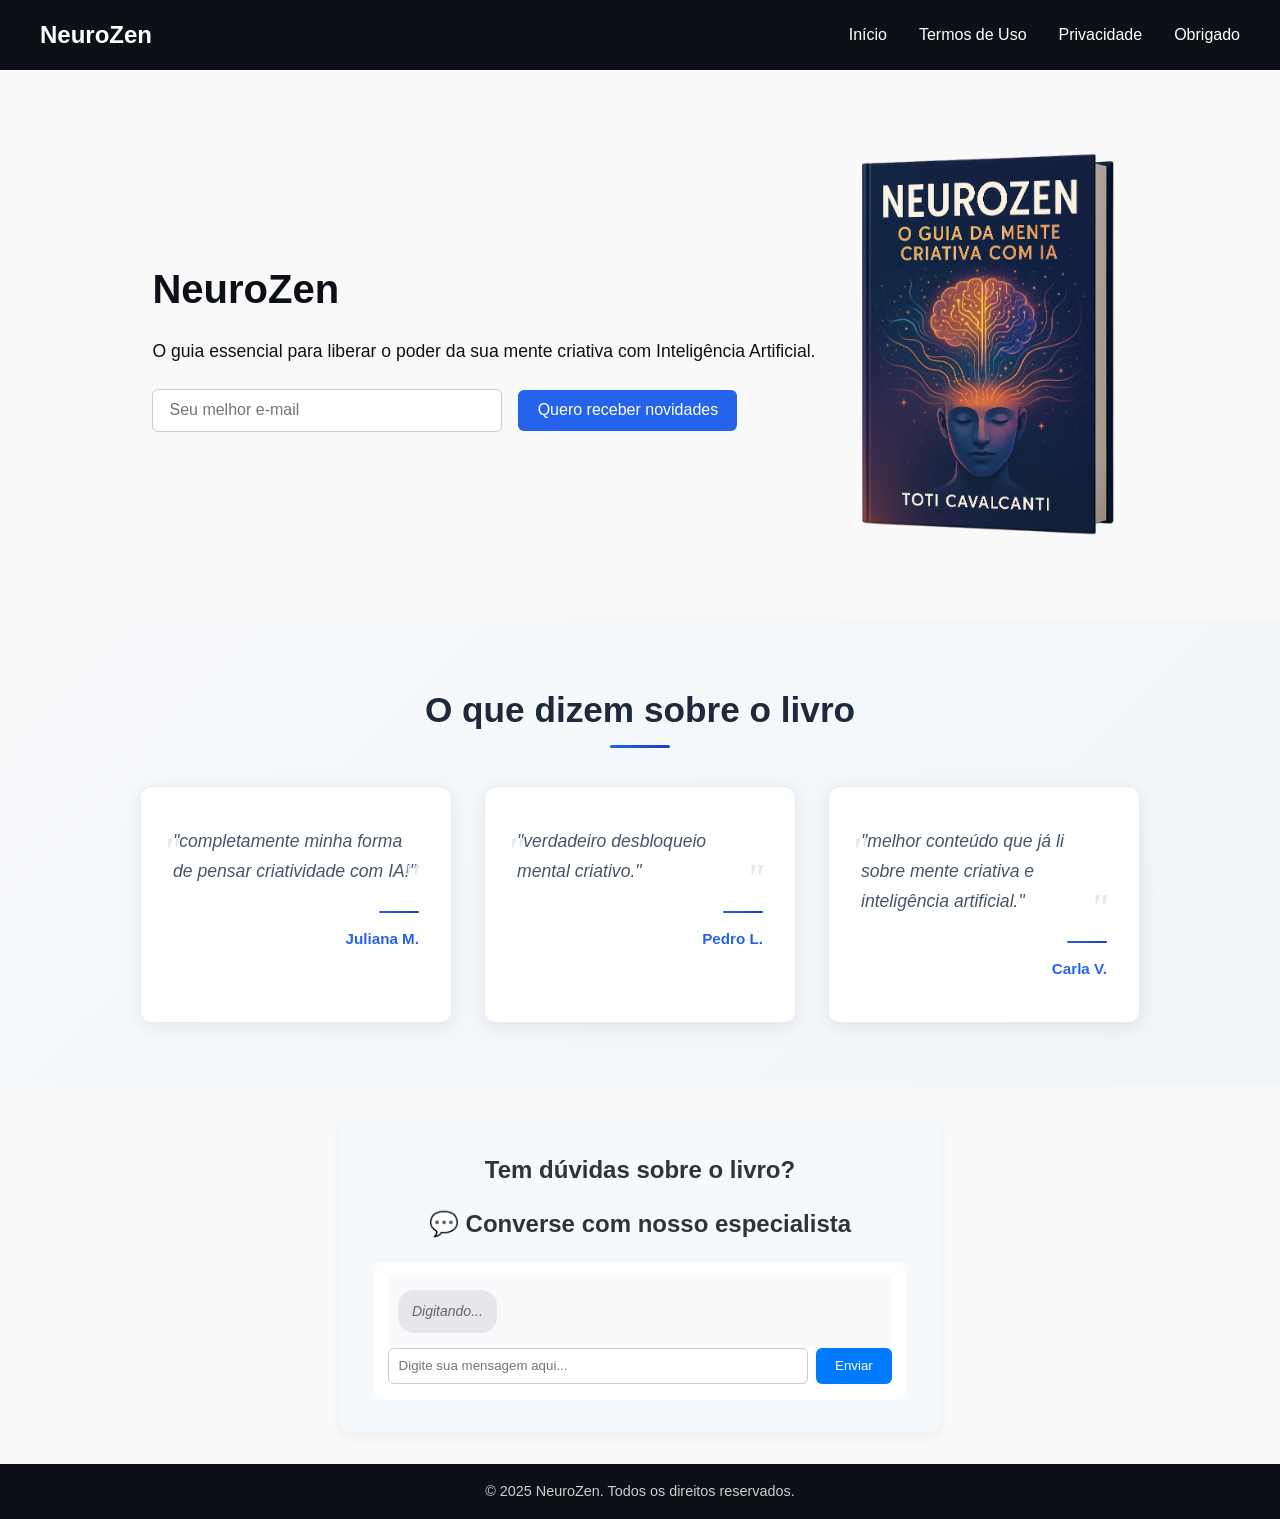
<file: frontend/index.html>
<!DOCTYPE html>
<html lang="pt-br">
  <head>
    <meta charset="UTF-8" />
    <meta name="viewport" content="width=device-width, initial-scale=1.0" />
    <title>NeuroZen - Guia da Mente Criativa com IA</title>
    <link rel="stylesheet" href="styles.css" />
  </head>
  <body>
    <header>
      <nav>
        <div class="logo">NeuroZen</div>
        <ul class="nav-links">
          <li><a href="index.html">Início</a></li>
          <li><a href="terms-of-use.html">Termos de Uso</a></li>
          <li><a href="privacy-policy.html">Privacidade</a></li>
          <li><a href="thanks.html">Obrigado</a></li>
        </ul>
      </nav>
    </header>

    <section class="hero">
      <div class="hero-content">
        <div class="text">
          <h1>NeuroZen</h1>
          <p>
            O guia essencial para liberar o poder da sua mente criativa com
            Inteligência Artificial.
          </p>
          <form id="email-form">
            <input
              type="email"
              name="entry.YOUR_EMAIL_ENTRY_ID"
              placeholder="Seu melhor e-mail"
              required
            />
            <button type="submit">Quero receber novidades</button>
          </form>
        </div>
        <div class="cover">
          <img
            class="animated-book"
            src="images/book-cover.png"
            alt="Capa do livro NeuroZen"
          />
        </div>
      </div>
    </section>

    <section class="testimonials">
      <h2>O que dizem sobre o livro</h2>
      <div class="testimonial-cards">
        <div class="card">
          <p>
            "completamente minha forma de pensar criatividade com IA!"
          </p>
          <span>Juliana M.</span>
        </div>
        <div class="card">
          <p>"verdadeiro desbloqueio mental criativo."</p>
          <span>Pedro L.</span>
        </div>
        <div class="card">
          <p>
            "melhor conteúdo que já li sobre mente criativa e inteligência
            artificial."
          </p>
          <span>Carla V.</span>
        </div>
      </div>
    </section>

    <section id="chat-area" class="chat-section">
      <h2>Tem dúvidas sobre o livro?</h2>

      <h2>💬 Converse com nosso especialista</h2>
      <div id="chat-window">
        <div id="chat-messages">
        </div>
        <div id="chat-input">
          <input
            type="text"
            id="user-input"
            placeholder="Digite sua mensagem aqui..."
            required
          />
          <button id="send-btn">Enviar</button>
        </div>
      </div>
    </section>

    <footer>
      <p>&copy; 2025 NeuroZen. Todos os direitos reservados.</p>
    </footer>

    <script type="module" src="js/agent.js"></script>
    <script type="module" src="js/ui.js"></script>
    <script type="module" src="js/chat.js"></script>
    <script type="module" src="js/form.js"></script>
  </body>
</html>
</file>
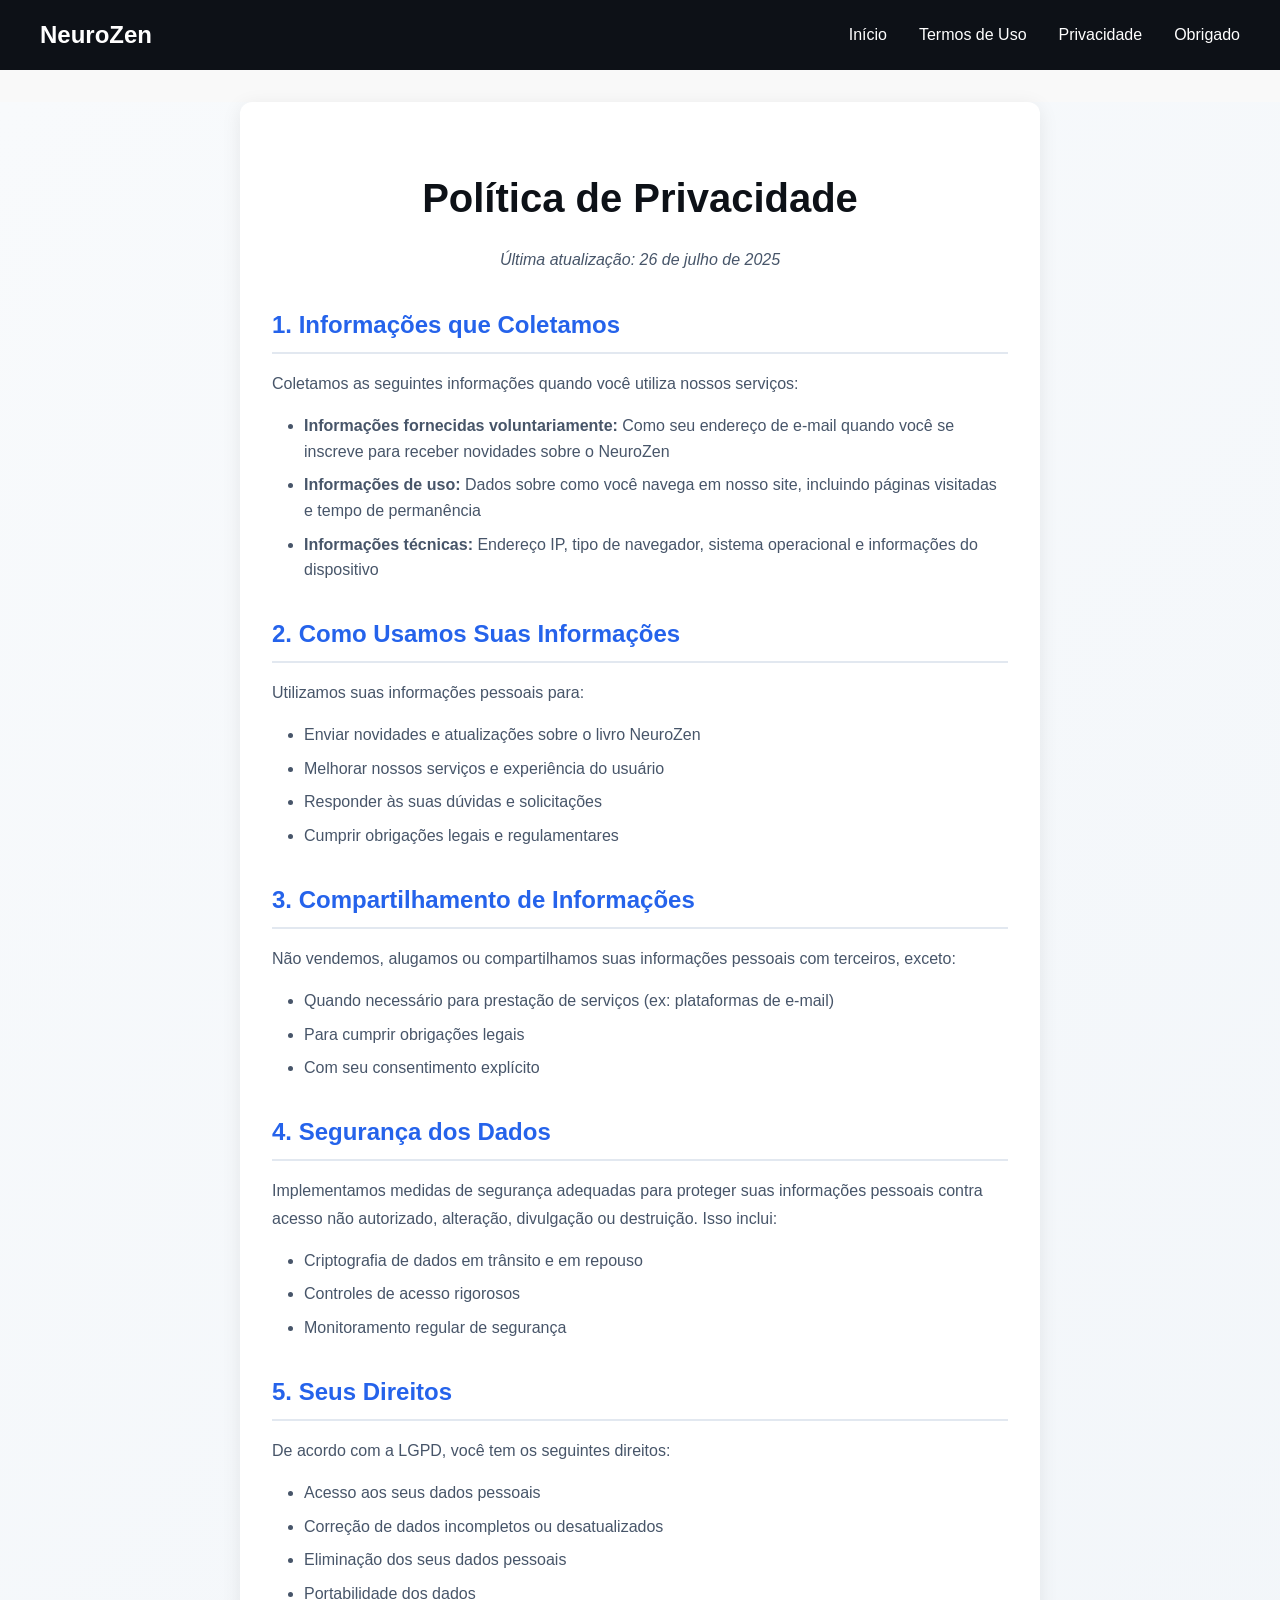
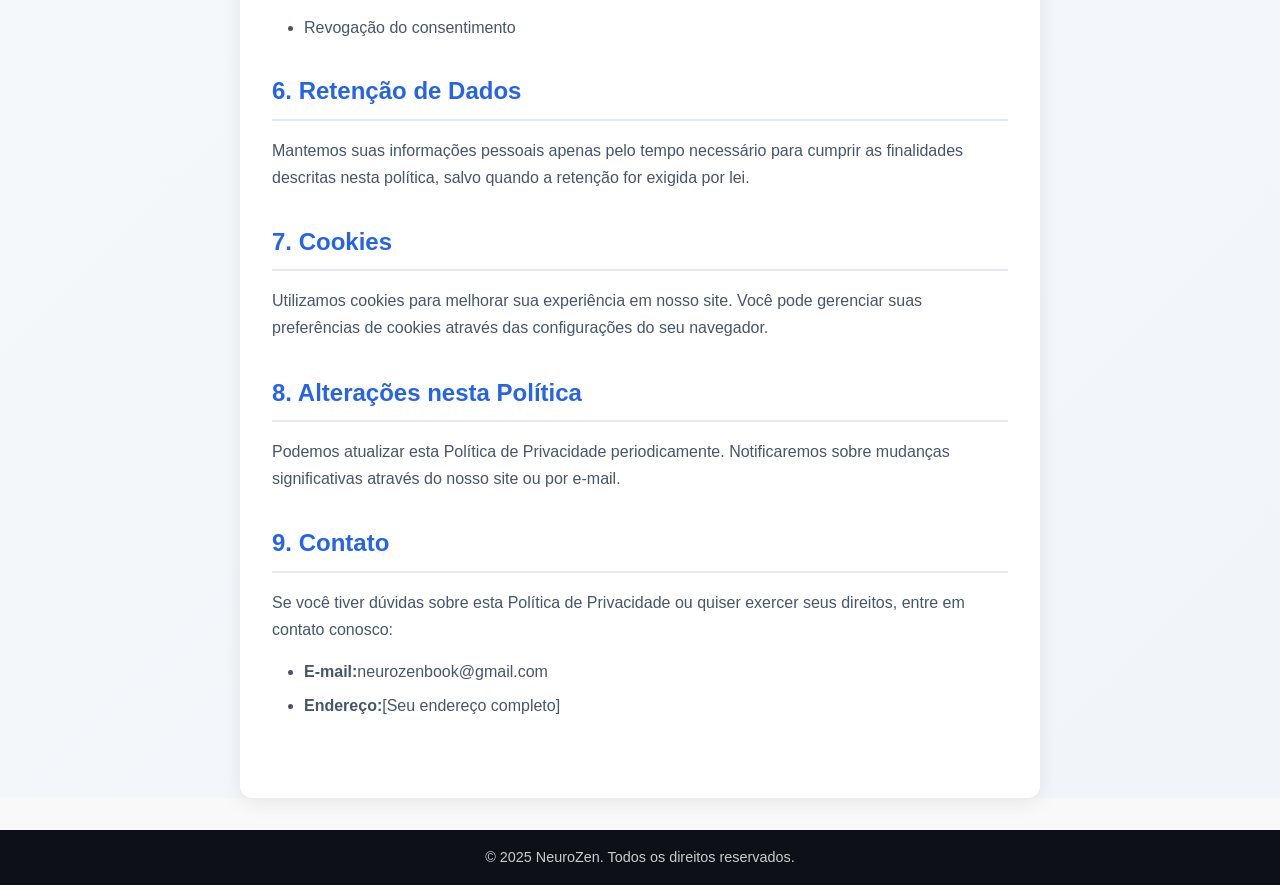
<file: frontend/privacy-policy.html>
<!DOCTYPE html>
<html lang="pt-br">
<head>
    <meta charset="UTF-8">
    <meta name="viewport" content="width=device-width, initial-scale=1.0">
    <title>Política de Privacidade - NeuroZen</title>
    <link rel="stylesheet" href="styles.css">
    <style>
        .content-page {
            max-width: 800px;
            margin: 0 auto;
            padding: 4rem 2rem;
            background: #fff;
            border-radius: 12px;
            box-shadow: 0 4px 20px rgba(0, 0, 0, 0.08);
            margin-top: 2rem;
            margin-bottom: 2rem;
        }
        
        .content-page h1 {
            font-size: 2.5rem;
            color: #0d1117;
            margin-bottom: 1rem;
            text-align: center;
        }
        
        .content-page h2 {
            font-size: 1.5rem;
            color: #2563eb;
            margin-top: 2rem;
            margin-bottom: 1rem;
            border-bottom: 2px solid #e2e8f0;
            padding-bottom: 0.5rem;
        }
        
        .content-page p {
            margin-bottom: 1rem;
            line-height: 1.7;
            color: #475569;
        }
        
        .content-page ul {
            margin-bottom: 1rem;
            padding-left: 2rem;
        }
        
        .content-page li {
            margin-bottom: 0.5rem;
            color: #475569;
        }
        
        .last-updated {
            text-align: center;
            color: #64748b;
            font-style: italic;
            margin-bottom: 2rem;
        }
        
        .page-wrapper {
            background: linear-gradient(135deg, #f8fafc 0%, #f1f5f9 100%);
            min-height: calc(100vh - 140px);
        }
    </style>
</head>
<body>
    <header>
        <nav>
            <div class="logo">NeuroZen</div>
            <ul class="nav-links">
                <li><a href="index.html">Início</a></li>
                <li><a href="terms-of-use.html">Termos de Uso</a></li>
                <li><a href="privacy-policy.html">Privacidade</a></li>
                <li><a href="thanks.html">Obrigado</a></li>
            </ul>
        </nav>
    </header>

    <div class="page-wrapper">
        <div class="content-page">
            <h1>Política de Privacidade</h1>
            <p class="last-updated">Última atualização: 26 de julho de 2025</p>

            <h2>1. Informações que Coletamos</h2>
            <p>Coletamos as seguintes informações quando você utiliza nossos serviços:</p>
            <ul>
                <li><strong>Informações fornecidas voluntariamente:</strong> Como seu endereço de e-mail quando você se inscreve para receber novidades sobre o NeuroZen</li>
                <li><strong>Informações de uso:</strong> Dados sobre como você navega em nosso site, incluindo páginas visitadas e tempo de permanência</li>
                <li><strong>Informações técnicas:</strong> Endereço IP, tipo de navegador, sistema operacional e informações do dispositivo</li>
            </ul>

            <h2>2. Como Usamos Suas Informações</h2>
            <p>Utilizamos suas informações pessoais para:</p>
            <ul>
                <li>Enviar novidades e atualizações sobre o livro NeuroZen</li>
                <li>Melhorar nossos serviços e experiência do usuário</li>
                <li>Responder às suas dúvidas e solicitações</li>
                <li>Cumprir obrigações legais e regulamentares</li>
            </ul>

            <h2>3. Compartilhamento de Informações</h2>
            <p>Não vendemos, alugamos ou compartilhamos suas informações pessoais com terceiros, exceto:</p>
            <ul>
                <li>Quando necessário para prestação de serviços (ex: plataformas de e-mail)</li>
                <li>Para cumprir obrigações legais</li>
                <li>Com seu consentimento explícito</li>
            </ul>

            <h2>4. Segurança dos Dados</h2>
            <p>Implementamos medidas de segurança adequadas para proteger suas informações pessoais contra acesso não autorizado, alteração, divulgação ou destruição. Isso inclui:</p>
            <ul>
                <li>Criptografia de dados em trânsito e em repouso</li>
                <li>Controles de acesso rigorosos</li>
                <li>Monitoramento regular de segurança</li>
            </ul>

            <h2>5. Seus Direitos</h2>
            <p>De acordo com a LGPD, você tem os seguintes direitos:</p>
            <ul>
                <li>Acesso aos seus dados pessoais</li>
                <li>Correção de dados incompletos ou desatualizados</li>
                <li>Eliminação dos seus dados pessoais</li>
                <li>Portabilidade dos dados</li>
                <li>Revogação do consentimento</li>
            </ul>

            <h2>6. Retenção de Dados</h2>
            <p>Mantemos suas informações pessoais apenas pelo tempo necessário para cumprir as finalidades descritas nesta política, salvo quando a retenção for exigida por lei.</p>

            <h2>7. Cookies</h2>
            <p>Utilizamos cookies para melhorar sua experiência em nosso site. Você pode gerenciar suas preferências de cookies através das configurações do seu navegador.</p>

            <h2>8. Alterações nesta Política</h2>
            <p>Podemos atualizar esta Política de Privacidade periodicamente. Notificaremos sobre mudanças significativas através do nosso site ou por e-mail.</p>

            <h2>9. Contato</h2>
            <p>Se você tiver dúvidas sobre esta Política de Privacidade ou quiser exercer seus direitos, entre em contato conosco:</p>
            <ul>
                <li><strong>E-mail:</strong>neurozenbook@gmail.com</li>
                <li><strong>Endereço:</strong>[Seu endereço completo]</li>
            </ul>
        </div>
    </div>

    <footer>
        <p>&copy; 2025 NeuroZen. Todos os direitos reservados.</p>
    </footer>
</body>
</html>
</file>
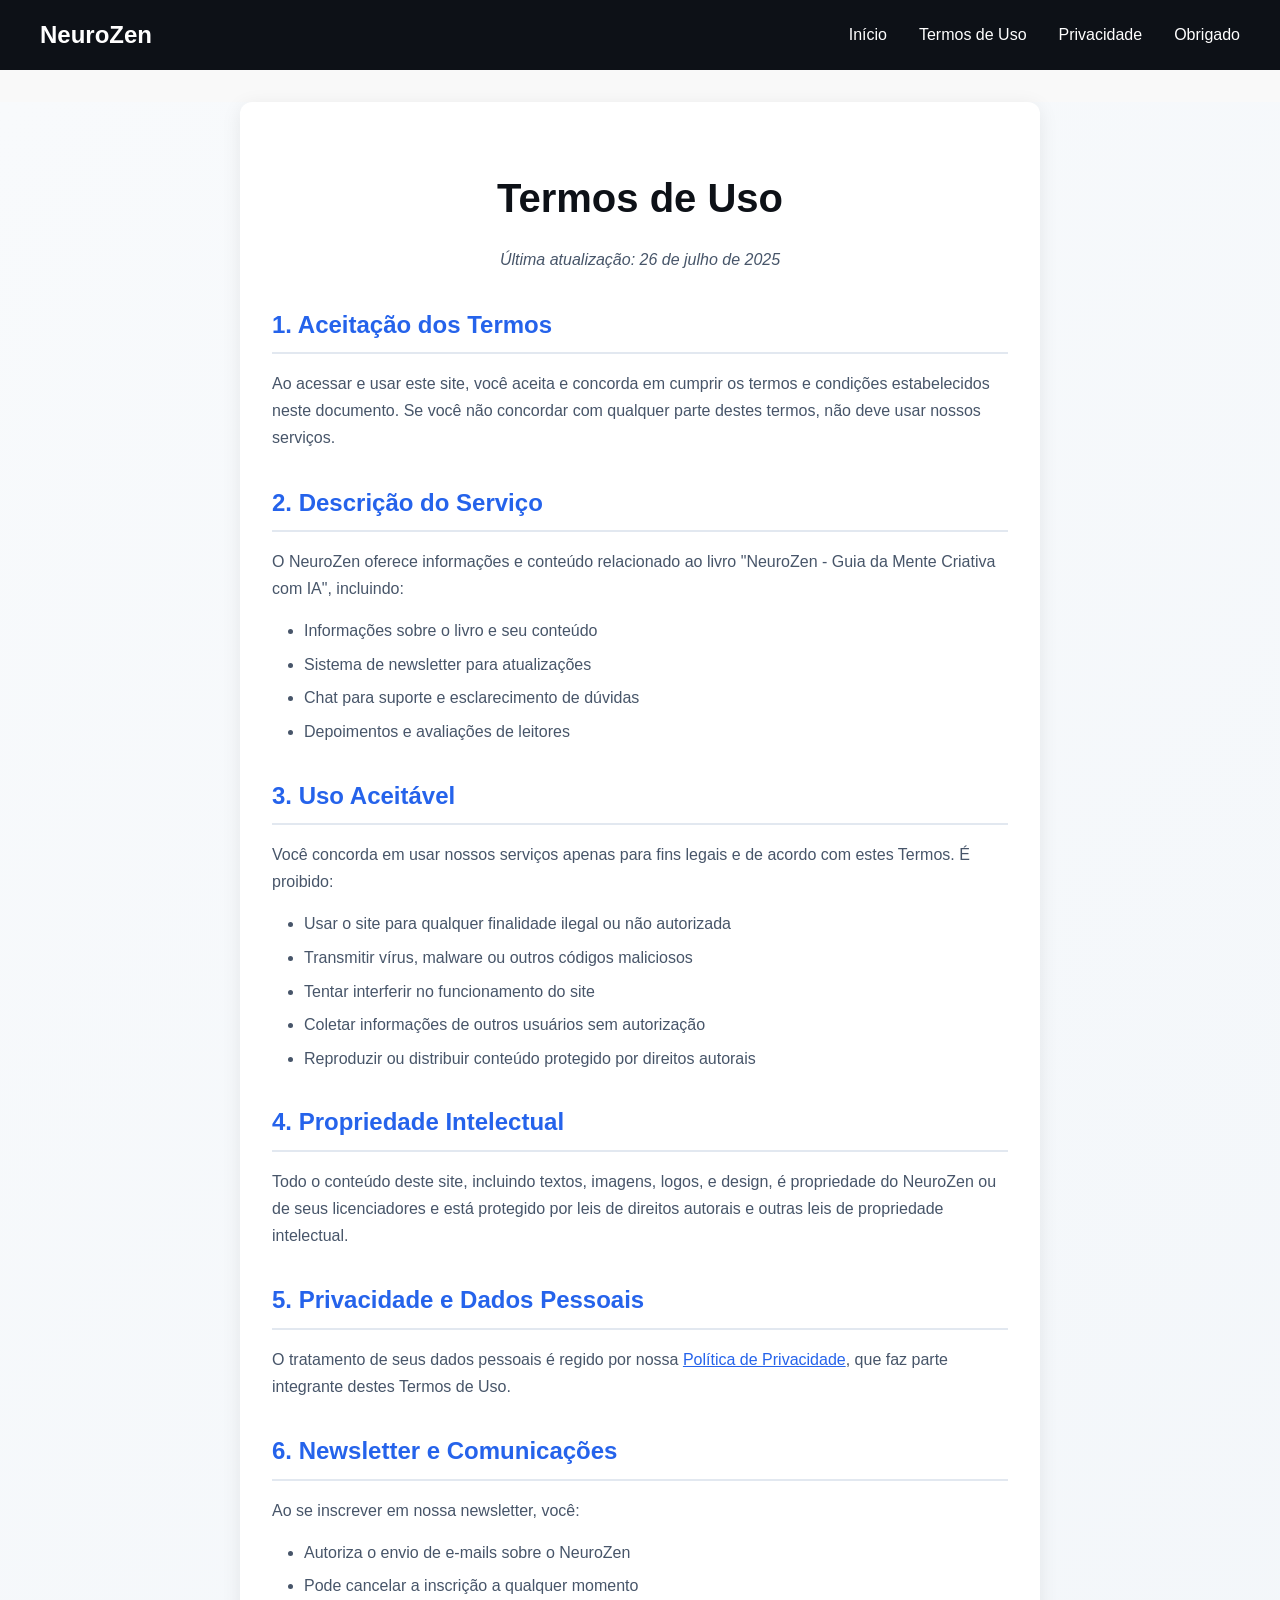
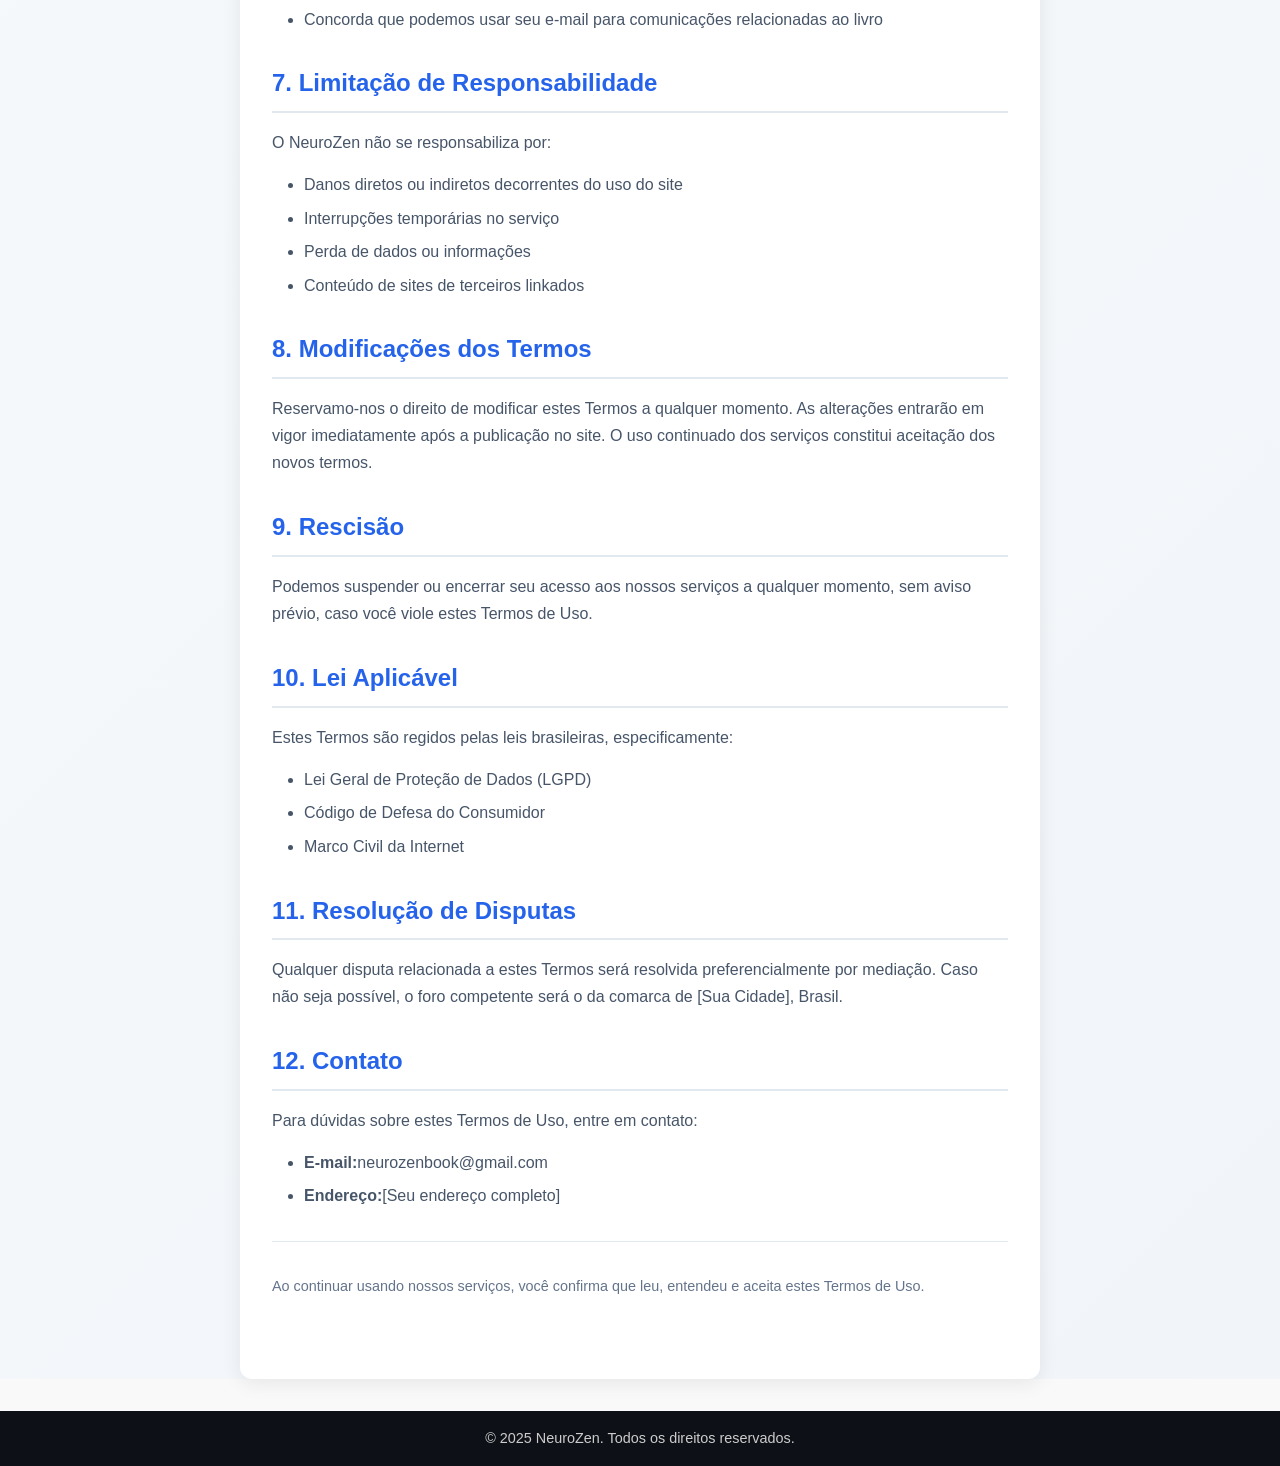
<file: frontend/terms-of-use.html>
<!DOCTYPE html>
<html lang="pt-br">
<head>
    <meta charset="UTF-8">
    <meta name="viewport" content="width=device-width, initial-scale=1.0">
    <title>Termos de Uso - NeuroZen</title>
    <link rel="stylesheet" href="styles.css">
    <style>
        .content-page {
            max-width: 800px;
            margin: 0 auto;
            padding: 4rem 2rem;
            background: #fff;
            border-radius: 12px;
            box-shadow: 0 4px 20px rgba(0, 0, 0, 0.08);
            margin-top: 2rem;
            margin-bottom: 2rem;
        }
        
        .content-page h1 {
            font-size: 2.5rem;
            color: #0d1117;
            margin-bottom: 1rem;
            text-align: center;
        }
        
        .content-page h2 {
            font-size: 1.5rem;
            color: #2563eb;
            margin-top: 2rem;
            margin-bottom: 1rem;
            border-bottom: 2px solid #e2e8f0;
            padding-bottom: 0.5rem;
        }
        
        .content-page p {
            margin-bottom: 1rem;
            line-height: 1.7;
            color: #475569;
        }
        
        .content-page ul {
            margin-bottom: 1rem;
            padding-left: 2rem;
        }
        
        .content-page li {
            margin-bottom: 0.5rem;
            color: #475569;
        }
        
        .last-updated {
            text-align: center;
            color: #64748b;
            font-style: italic;
            margin-bottom: 2rem;
        }
        
        .page-wrapper {
            background: linear-gradient(135deg, #f8fafc 0%, #f1f5f9 100%);
            min-height: calc(100vh - 140px);
        }
    </style>
</head>
<body>
    <header>
        <nav>
            <div class="logo">NeuroZen</div>
            <ul class="nav-links">
                <li><a href="index.html">Início</a></li>
                <li><a href="terms-of-use.html">Termos de Uso</a></li>
                <li><a href="privacy-policy.html">Privacidade</a></li>
                <li><a href="thanks.html">Obrigado</a></li>
            </ul>
        </nav>
    </header>

    <div class="page-wrapper">
        <div class="content-page">
            <h1>Termos de Uso</h1>
            <p class="last-updated">Última atualização: 26 de julho de 2025</p>

            <h2>1. Aceitação dos Termos</h2>
            <p>Ao acessar e usar este site, você aceita e concorda em cumprir os termos e condições estabelecidos neste documento. Se você não concordar com qualquer parte destes termos, não deve usar nossos serviços.</p>

            <h2>2. Descrição do Serviço</h2>
            <p>O NeuroZen oferece informações e conteúdo relacionado ao livro "NeuroZen - Guia da Mente Criativa com IA", incluindo:</p>
            <ul>
                <li>Informações sobre o livro e seu conteúdo</li>
                <li>Sistema de newsletter para atualizações</li>
                <li>Chat para suporte e esclarecimento de dúvidas</li>
                <li>Depoimentos e avaliações de leitores</li>
            </ul>

            <h2>3. Uso Aceitável</h2>
            <p>Você concorda em usar nossos serviços apenas para fins legais e de acordo com estes Termos. É proibido:</p>
            <ul>
                <li>Usar o site para qualquer finalidade ilegal ou não autorizada</li>
                <li>Transmitir vírus, malware ou outros códigos maliciosos</li>
                <li>Tentar interferir no funcionamento do site</li>
                <li>Coletar informações de outros usuários sem autorização</li>
                <li>Reproduzir ou distribuir conteúdo protegido por direitos autorais</li>
            </ul>

            <h2>4. Propriedade Intelectual</h2>
            <p>Todo o conteúdo deste site, incluindo textos, imagens, logos, e design, é propriedade do NeuroZen ou de seus licenciadores e está protegido por leis de direitos autorais e outras leis de propriedade intelectual.</p>

            <h2>5. Privacidade e Dados Pessoais</h2>
            <p>O tratamento de seus dados pessoais é regido por nossa <a href="privacy-policy.html" style="color: #2563eb;">Política de Privacidade</a>, que faz parte integrante destes Termos de Uso.</p>

            <h2>6. Newsletter e Comunicações</h2>
            <p>Ao se inscrever em nossa newsletter, você:</p>
            <ul>
                <li>Autoriza o envio de e-mails sobre o NeuroZen</li>
                <li>Pode cancelar a inscrição a qualquer momento</li>
                <li>Concorda que podemos usar seu e-mail para comunicações relacionadas ao livro</li>
            </ul>

            <h2>7. Limitação de Responsabilidade</h2>
            <p>O NeuroZen não se responsabiliza por:</p>
            <ul>
                <li>Danos diretos ou indiretos decorrentes do uso do site</li>
                <li>Interrupções temporárias no serviço</li>
                <li>Perda de dados ou informações</li>
                <li>Conteúdo de sites de terceiros linkados</li>
            </ul>

            <h2>8. Modificações dos Termos</h2>
            <p>Reservamo-nos o direito de modificar estes Termos a qualquer momento. As alterações entrarão em vigor imediatamente após a publicação no site. O uso continuado dos serviços constitui aceitação dos novos termos.</p>

            <h2>9. Rescisão</h2>
            <p>Podemos suspender ou encerrar seu acesso aos nossos serviços a qualquer momento, sem aviso prévio, caso você viole estes Termos de Uso.</p>

            <h2>10. Lei Aplicável</h2>
            <p>Estes Termos são regidos pelas leis brasileiras, especificamente:</p>
            <ul>
                <li>Lei Geral de Proteção de Dados (LGPD)</li>
                <li>Código de Defesa do Consumidor</li>
                <li>Marco Civil da Internet</li>
            </ul>

            <h2>11. Resolução de Disputas</h2>
            <p>Qualquer disputa relacionada a estes Termos será resolvida preferencialmente por mediação. Caso não seja possível, o foro competente será o da comarca de [Sua Cidade], Brasil.</p>

            <h2>12. Contato</h2>
            <p>Para dúvidas sobre estes Termos de Uso, entre em contato:</p>
            <ul>
                <li><strong>E-mail:</strong>neurozenbook@gmail.com</li>
                <li><strong>Endereço:</strong>[Seu endereço completo]</li>
            </ul>

            <p style="margin-top: 2rem; padding-top: 2rem; border-top: 1px solid #e2e8f0; color: #64748b; font-size: 0.9rem;">
                Ao continuar usando nossos serviços, você confirma que leu, entendeu e aceita estes Termos de Uso.
            </p>
        </div>
    </div>

    <footer>
        <p>&copy; 2025 NeuroZen. Todos os direitos reservados.</p>
    </footer>
</body>
</html>
</file>
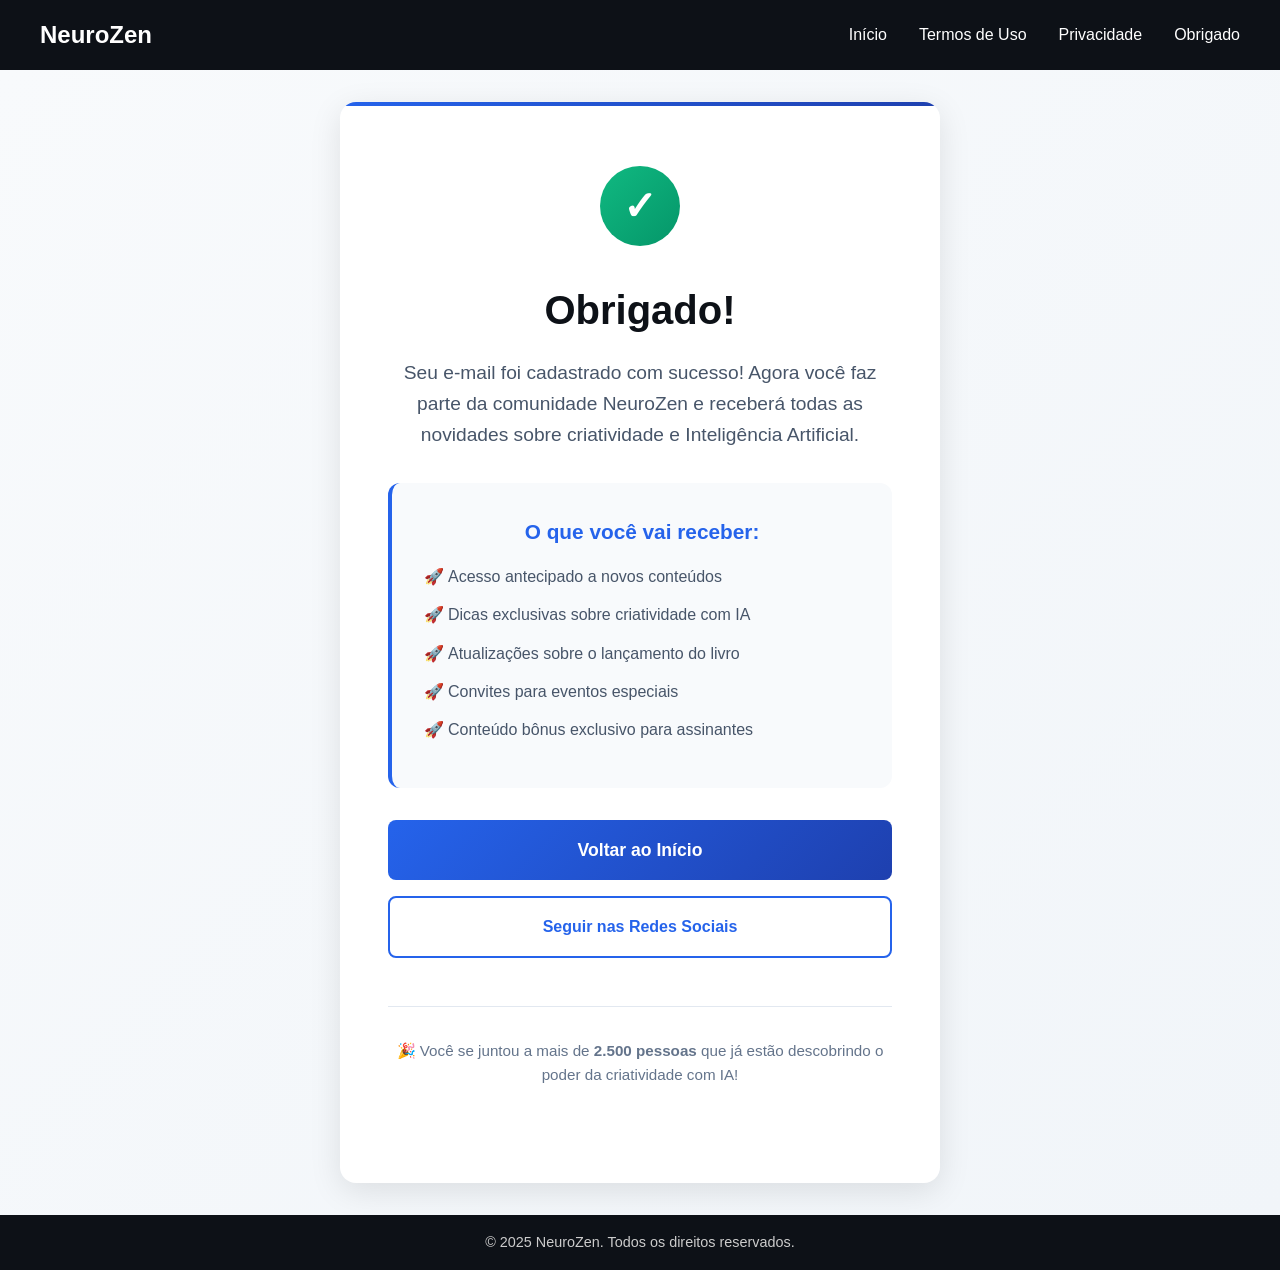
<file: frontend/thanks.html>
<!DOCTYPE html>
<html lang="pt-br">
<head>
    <meta charset="UTF-8">
    <meta name="viewport" content="width=device-width, initial-scale=1.0">
    <title>Obrigado - NeuroZen</title>
    <link rel="stylesheet" href="styles.css">
    <style>
        .thanks-wrapper {
            background: linear-gradient(135deg, #f8fafc 0%, #f1f5f9 100%);
            min-height: calc(100vh - 140px);
            display: flex;
            align-items: center;
            justify-content: center;
            padding: 2rem;
        }
        
        .thanks-content {
            max-width: 600px;
            background: #fff;
            padding: 4rem 3rem;
            border-radius: 16px;
            box-shadow: 0 8px 32px rgba(0, 0, 0, 0.1);
            text-align: center;
            position: relative;
            overflow: hidden;
        }
        
        .thanks-content::before {
            content: '';
            position: absolute;
            top: 0;
            left: 0;
            right: 0;
            height: 4px;
            background: linear-gradient(135deg, #2563eb, #1e40af);
        }
        
        .success-icon {
            width: 80px;
            height: 80px;
            background: linear-gradient(135deg, #10b981, #059669);
            border-radius: 50%;
            display: flex;
            align-items: center;
            justify-content: center;
            margin: 0 auto 2rem;
            animation: scaleIn 0.5s ease-out;
        }
        
        .success-icon::after {
            content: '✓';
            color: white;
            font-size: 2.5rem;
            font-weight: bold;
        }
        
        .thanks-content h1 {
            font-size: 2.5rem;
            color: #0d1117;
            margin-bottom: 1rem;
            font-weight: 700;
        }
        
        .thanks-content p {
            font-size: 1.2rem;
            color: #475569;
            margin-bottom: 2rem;
            line-height: 1.6;
        }
        
        .benefits {
            background: #f8fafc;
            padding: 2rem;
            border-radius: 12px;
            margin: 2rem 0;
            border-left: 4px solid #2563eb;
        }
        
        .benefits h3 {
            color: #2563eb;
            margin-bottom: 1rem;
            font-size: 1.3rem;
        }
        
        .benefits ul {
            list-style: none;
            padding: 0;
            text-align: left;
        }
        
        .benefits li {
            color: #475569;
            margin-bottom: 0.8rem;
            padding-left: 1.5rem;
            position: relative;
        }
        
        .benefits li::before {
            content: '🚀';
            position: absolute;
            left: 0;
            top: 0;
        }
        
        .cta-buttons {
            display: flex;
            flex-direction: column;
            gap: 1rem;
            margin-top: 2rem;
        }
        
        .btn-primary {
            background: linear-gradient(135deg, #2563eb, #1e40af);
            color: white;
            padding: 1rem 2rem;
            border: none;
            border-radius: 8px;
            font-size: 1.1rem;
            font-weight: 600;
            text-decoration: none;
            display: inline-block;
            transition: all 0.3s ease;
        }
        
        .btn-primary:hover {
            transform: translateY(-2px);
            box-shadow: 0 8px 25px rgba(37, 99, 235, 0.3);
        }
        
        .btn-secondary {
            background: transparent;
            color: #2563eb;
            padding: 1rem 2rem;
            border: 2px solid #2563eb;
            border-radius: 8px;
            font-size: 1rem;
            font-weight: 600;
            text-decoration: none;
            display: inline-block;
            transition: all 0.3s ease;
        }
        
        .btn-secondary:hover {
            background: #2563eb;
            color: white;
        }
        
        .social-proof {
            margin-top: 3rem;
            padding-top: 2rem;
            border-top: 1px solid #e2e8f0;
        }
        
        .social-proof p {
            font-size: 0.95rem;
            color: #64748b;
        }
        
        @keyframes scaleIn {
            from {
                transform: scale(0);
            }
            to {
                transform: scale(1);
            }
        }
        
        @media (max-width: 768px) {
            .thanks-content {
                padding: 3rem 2rem;
            }
            
            .thanks-content h1 {
                font-size: 2rem;
            }
            
            .cta-buttons {
                flex-direction: column;
            }
        }
    </style>
</head>
<body>
    <header>
        <nav>
            <div class="logo">NeuroZen</div>
            <ul class="nav-links">
                <li><a href="index.html">Início</a></li>
                <li><a href="terms-of-use.html">Termos de Uso</a></li>
                <li><a href="privacy-policy.html">Privacidade</a></li>
                <li><a href="thanks.html">Obrigado</a></li>
            </ul>
        </nav>
    </header>

    <div class="thanks-wrapper">
        <div class="thanks-content">
            <div class="success-icon"></div>
            
            <h1>Obrigado!</h1>
            <p>Seu e-mail foi cadastrado com sucesso! Agora você faz parte da comunidade NeuroZen e receberá todas as novidades sobre criatividade e Inteligência Artificial.</p>
            
            <div class="benefits">
                <h3>O que você vai receber:</h3>
                <ul>
                    <li>Acesso antecipado a novos conteúdos</li>
                    <li>Dicas exclusivas sobre criatividade com IA</li>
                    <li>Atualizações sobre o lançamento do livro</li>
                    <li>Convites para eventos especiais</li>
                    <li>Conteúdo bônus exclusivo para assinantes</li>
                </ul>
            </div>
            
            <div class="cta-buttons">
                <a href="index.html" class="btn-primary">Voltar ao Início</a>
                <a href="#" class="btn-secondary">Seguir nas Redes Sociais</a>
            </div>
            
            <div class="social-proof">
                <p>🎉 Você se juntou a mais de <strong>2.500 pessoas</strong> que já estão descobrindo o poder da criatividade com IA!</p>
            </div>
        </div>
    </div>

    <footer>
        <p>&copy; 2025 NeuroZen. Todos os direitos reservados.</p>
    </footer>

    <script>
        // Adiciona um pouco de interatividade
        document.addEventListener('DOMContentLoaded', function() {
            // Confetti effect simples
            setTimeout(() => {
                document.body.style.background = 'linear-gradient(135deg, #f8fafc 0%, #f1f5f9 100%)';
            }, 500);
        });
    </script>
</body>
</html>
</file>
<file: frontend/styles.css>
/* =================================
   RESET E CONFIGURAÇÕES GERAIS
   ================================= */

/* Reset básico */
* {
  margin: 0;
  padding: 0;
  box-sizing: border-box;
}

/* Corpo geral */
body {
  font-family: "Segoe UI", Tahoma, Geneva, Verdana, sans-serif;
  background-color: #f9f9f9;
  color: #111;
  line-height: 1.6;
}

/* =================================
   CABEÇALHO E NAVEGAÇÃO
   ================================= */

header {
  background-color: #0d1117;
  padding: 1rem 2rem;
}

nav {
  display: flex;
  justify-content: space-between;
  align-items: center;
  max-width: 1200px;
  margin: 0 auto;
}

.logo {
  color: #fff;
  font-size: 1.5rem;
  font-weight: bold;
}

.nav-links {
  list-style: none;
  display: flex;
  gap: 2rem;
}

.nav-links li a {
  color: #fff;
  text-decoration: none;
  transition: color 0.3s;
}

.nav-links li a:hover {
  color: #58a6ff;
}

/* =================================
   SEÇÃO HERO (PRINCIPAL)
   ================================= */

.hero {
  padding: 4rem 2rem;
  display: flex;
  flex-direction: column;
  align-items: center;
}

.hero-content {
  display: flex;
  flex-direction: column;
  align-items: center;
  gap: 2rem;
  max-width: 1100px;
}

.text {
  text-align: center;
}

.text h1 {
  font-size: 2.5rem;
  margin-bottom: 1rem;
  color: #0d1117;
}

.text p {
  font-size: 1.1rem;
  margin-bottom: 1.5rem;
}

/* =================================
   FORMULÁRIO
   ================================= */

form {
  display: flex;
  flex-direction: column;
  align-items: center;
  gap: 1rem;
}

form input[type="email"] {
  padding: 0.7rem 1rem;
  font-size: 1rem;
  width: 100%;
  max-width: 350px;
  border: 1px solid #ccc;
  border-radius: 6px;
}

form button {
  background-color: #2563eb;
  color: #fff;
  border: none;
  padding: 0.7rem 1.2rem;
  border-radius: 6px;
  cursor: pointer;
  font-size: 1rem;
  transition: background-color 0.3s;
}

form button:hover {
  background-color: #1e40af;
}

/* =================================
   CAPA DO LIVRO
   ================================= */

.animated-book {
  animation: float 3s ease-in-out infinite;
  max-width: 280px;
  display: block;
}

@keyframes float {
  0% {
    transform: translateY(0px);
  }
  50% {
    transform: translateY(-12px);
  }
  100% {
    transform: translateY(0px);
  }
}

/* =================================
   SEÇÃO DEPOIMENTOS - VERSÃO LIMPA
   ================================= */

.testimonials {
  background: linear-gradient(135deg, #f8fafc 0%, #f1f5f9 100%);
  padding: 4rem 2rem;
  text-align: center;
}

.testimonials h2 {
  font-size: 2.2rem;
  margin-bottom: 3rem;
  color: #1e293b;
  font-weight: 700;
  position: relative;
}

.testimonials h2::after {
  content: '';
  position: absolute;
  bottom: -10px;
  left: 50%;
  transform: translateX(-50%);
  width: 60px;
  height: 3px;
  background: linear-gradient(135deg, #2563eb, #1e40af);
  border-radius: 2px;
}

.testimonial-cards {
  display: grid;
  grid-template-columns: repeat(auto-fit, minmax(300px, 1fr));
  gap: 2rem;
  max-width: 1000px;
  margin: 0 auto;
}

.card {
  background: #fff;
  padding: 2.5rem 2rem;
  border-radius: 12px;
  box-shadow: 0 4px 20px rgba(0, 0, 0, 0.08);
  transition: all 0.3s ease;
  border: 1px solid rgba(226, 232, 240, 0.8);
  position: relative;
}

.card:hover {
  transform: translateY(-5px);
  box-shadow: 0 12px 40px rgba(37, 99, 235, 0.15);
  border-color: rgba(37, 99, 235, 0.2);
}

.card p {
  font-size: 1.1rem;
  line-height: 1.7;
  color: #475569;
  font-style: italic;
  margin-bottom: 1.5rem;
  text-align: left;
  position: relative;
}

.card p::before {
  content: '"';
  font-size: 2.5rem;
  color: #e2e8f0;
  position: absolute;
  top: -10px;
  left: -10px;
  font-family: Georgia, serif;
}

.card p::after {
  content: '"';
  font-size: 2.5rem;
  color: #e2e8f0;
  position: absolute;
  bottom: -25px;
  right: 0;
  font-family: Georgia, serif;
}

.card span {
  display: block;
  font-weight: 600;
  color: #2563eb;
  font-size: 0.95rem;
  text-align: right;
  position: relative;
  padding-top: 1rem;
}

.card span::before {
  content: '';
  position: absolute;
  top: 0;
  right: 0;
  width: 40px;
  height: 2px;
  background: linear-gradient(135deg, #2563eb, #1e40af);
  border-radius: 1px;
}

/* Responsivo */
@media (max-width: 768px) {
  .testimonials {
    padding: 3rem 1rem;
  }
  
  .testimonials h2 {
    font-size: 1.8rem;
    margin-bottom: 2rem;
  }
  
  .testimonial-cards {
    grid-template-columns: 1fr;
    gap: 1.5rem;
  }
  
  .card {
    padding: 2rem 1.5rem;
  }
}

/* =================================
   ÁREA DO CHAT
   ================================= */

#chat-area {
  background-color: #f4f9fd;
  padding: 2rem;
  max-width: 600px;
  margin: 2rem auto;
  border-radius: 8px;
  box-shadow: 0 4px 12px rgba(0, 0, 0, 0.05);
  text-align: center;
}

#chat-area h2 {
  margin-bottom: 1rem;
  font-size: 1.5rem;
  color: #333;
}

#chat-window {
  background-color: #fff;
  padding: 1rem;
  border-radius: 8px;
  box-shadow: inset 0 2px 6px rgba(0, 0, 0, 0.05);
}

#chat-messages {
  display: flex;
  flex-direction: column;
  gap: 6px;
  padding: 10px;
  max-height: 300px;
  overflow-y: auto;
  background-color: #f9fafb;
  border-radius: 8px;
  text-align: left;
}

.chat-bubble {
  padding: 10px 14px;
  border-radius: 16px;
  max-width: 75%;
  word-wrap: break-word;
  font-size: 14px;
  line-height: 1.4;
}

.chat-bubble.user {
  background-color: #2563eb;
  color: #fff;
  align-self: flex-end;
  text-align: left;
}

.chat-bubble.bot {
  background-color: #e5e7eb;
  color: #000;
  align-self: flex-start;
  text-align: left;
}

#typing {
  font-style: italic;
  color: #666;
  margin: 5px 0;
  align-self: flex-start;
  background-color: #e5e7eb;
  border-radius: 16px;
  padding: 10px 14px;
  font-size: 14px;
  max-width: 75%;
}

#chat-input {
  display: flex;
  gap: 0.5rem;
}

#chat-input input[type="text"] {
  flex-grow: 1;
  padding: 0.6rem;
  border-radius: 6px;
  border: 1px solid #ccc;
}

#send-btn {
  padding: 0.6rem 1.2rem;
  background-color: #007bff;
  color: white;
  border: none;
  border-radius: 6px;
  cursor: pointer;
  transition: background-color 0.3s;
}

#send-btn:hover {
  background-color: #0056b3;
}

/* =================================
   RODAPÉ
   ================================= */

footer {
  background-color: #0d1117;
  color: #ccc;
  text-align: center;
  padding: 1rem 0;
  font-size: 0.9rem;
}

/* =================================
   MEDIA QUERIES - RESPONSIVIDADE
   ================================= */

@media (min-width: 768px) {
  .hero-content {
    flex-direction: row;
    justify-content: space-between;
    align-items: center;
  }

  .text {
    text-align: left;
    flex: 1;
  }

  .cover {
    background: transparent;
    box-shadow: none;
    padding: 0;
  }

  form {
    flex-direction: row;
  }

  #user-input {
    width: auto;
  }
}
</file>
